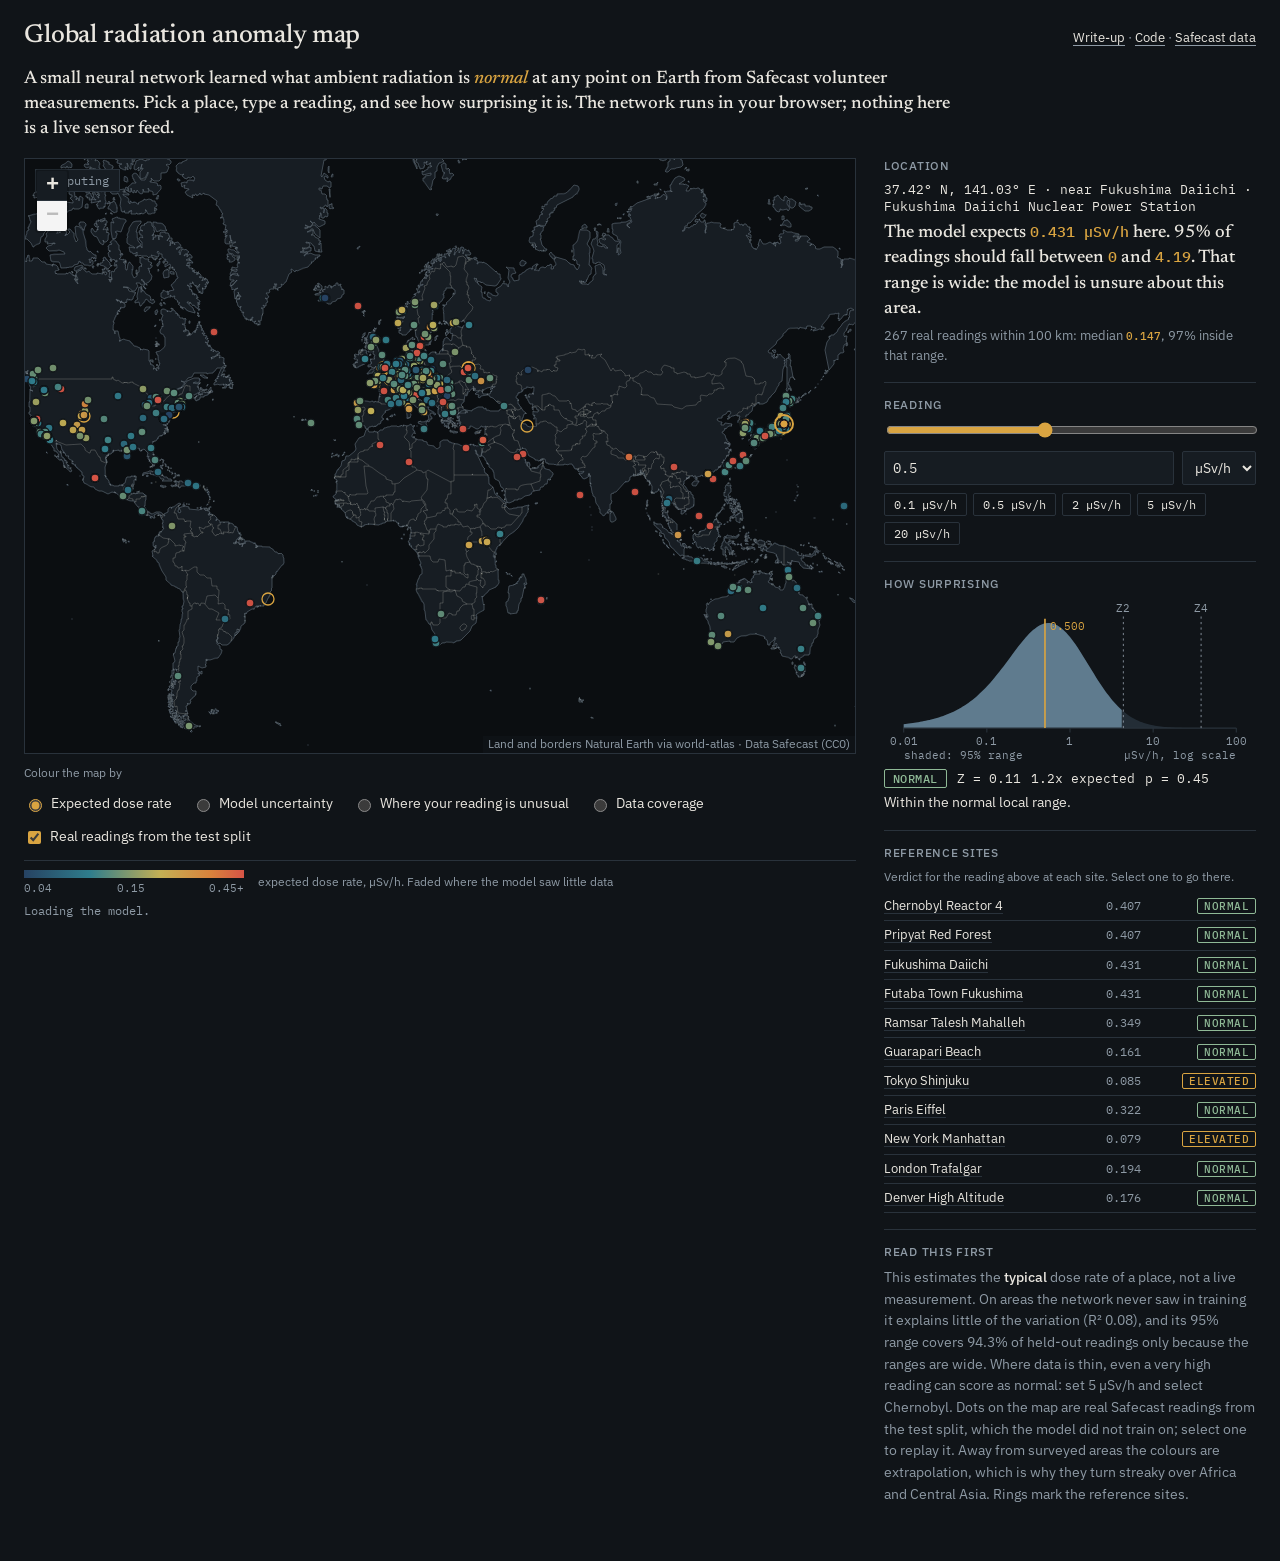
<file: demo/index.html>
<!doctype html>
<html lang="en">
<head>
  <meta charset="utf-8">
  <meta name="viewport" content="width=device-width, initial-scale=1">
  <title>Global radiation anomaly map</title>
  <meta name="description" content="A neural network trained on Safecast measurements estimates the normal radiation dose rate anywhere on Earth and scores a reading against it. The model runs in your browser.">
  <link rel="icon" href="data:,">
  <link rel="stylesheet" href="vendor/leaflet/leaflet.css">
  <link rel="stylesheet" href="style.css">
</head>
<body>
  <header class="top">
    <h1>Global radiation anomaly map</h1>
    <p class="meta">
      <a href="https://hsilvosa.com/projects/radiation-anomaly-map/">Write-up</a> &middot;
      <a href="https://github.com/hsilvosa/radioctive-detection-map">Code</a> &middot;
      <a href="https://huggingface.co/datasets/hsilvosa/safecast-radiation">Safecast data</a>
    </p>
  </header>

  <main>
    <p class="lede">
      A small neural network learned what ambient radiation is <em>normal</em> at any point on Earth from
      Safecast volunteer measurements. Pick a place, type a reading, and see how surprising it is. The network
      runs in your browser; nothing here is a live sensor feed.
    </p>

    <div class="stage">
      <section class="mapcol" aria-label="Map">
        <div class="mapbox">
          <div id="map" role="application" aria-label="Interactive map. Click to choose a location."></div>
          <div id="busy" class="busy" hidden>Computing</div>
          <div id="fail" class="busy fail" hidden></div>
        </div>
        <div class="mapbar">
          <fieldset class="modes">
            <legend>Colour the map by</legend>
            <label><input type="radio" name="mode" value="baseline" checked> Expected dose rate</label>
            <label><input type="radio" name="mode" value="uncertainty"> Model uncertainty</label>
            <label><input type="radio" name="mode" value="surprise"> Where your reading is unusual</label>
            <label><input type="radio" name="mode" value="coverage"> Data coverage</label>
          </fieldset>
          <label class="check"><input type="checkbox" id="samples-toggle" checked> Real readings from the test split</label>
        </div>
        <div class="legend" id="legend"></div>
        <p class="caption" id="caption">Loading the model.</p>
      </section>

      <aside class="panel">
        <section aria-live="polite">
          <h2>Location</h2>
          <p class="place" id="place">Click the map.</p>
          <p class="sentence" id="expect"></p>
          <p class="nearby" id="nearby"></p>
        </section>

        <section>
          <h2>Reading</h2>
          <div class="reading">
            <input type="range" id="reading-range" min="0" max="1000" step="1" aria-label="Reading, logarithmic scale">
            <div class="reading-row">
              <input type="number" id="reading-num" min="0" step="any" inputmode="decimal" aria-label="Reading value">
              <select id="reading-unit" aria-label="Unit">
                <option value="usv">&micro;Sv/h</option>
                <option value="cpm">CPM</option>
              </select>
            </div>
            <div class="chips" id="chips"></div>
          </div>
        </section>

        <section aria-live="polite">
          <h2>How surprising</h2>
          <svg id="chart" viewBox="0 0 340 150" role="img" aria-label="Distribution of expected readings with the current reading marked"></svg>
          <div id="verdict" class="verdict"></div>
        </section>

        <section>
          <h2>Reference sites</h2>
          <p class="hint">Verdict for the reading above at each site. Select one to go there.</p>
          <table class="sites" id="sites"><tbody></tbody></table>
        </section>

        <section class="note">
          <h2>Read this first</h2>
          <p id="limits"></p>
        </section>
      </aside>
    </div>
  </main>

  <script src="vendor/leaflet/leaflet.js"></script>
  <script src="model.js"></script>
  <script src="app.js"></script>
</body>
</html>
</file>
<file: demo/vendor/leaflet/leaflet.css>
/* required styles */

.leaflet-pane,
.leaflet-tile,
.leaflet-marker-icon,
.leaflet-marker-shadow,
.leaflet-tile-container,
.leaflet-pane > svg,
.leaflet-pane > canvas,
.leaflet-zoom-box,
.leaflet-image-layer,
.leaflet-layer {
	position: absolute;
	left: 0;
	top: 0;
	}
.leaflet-container {
	overflow: hidden;
	}
.leaflet-tile,
.leaflet-marker-icon,
.leaflet-marker-shadow {
	-webkit-user-select: none;
	   -moz-user-select: none;
	        user-select: none;
	  -webkit-user-drag: none;
	}
/* Prevents IE11 from highlighting tiles in blue */
.leaflet-tile::selection {
	background: transparent;
}
/* Safari renders non-retina tile on retina better with this, but Chrome is worse */
.leaflet-safari .leaflet-tile {
	image-rendering: -webkit-optimize-contrast;
	}
/* hack that prevents hw layers "stretching" when loading new tiles */
.leaflet-safari .leaflet-tile-container {
	width: 1600px;
	height: 1600px;
	-webkit-transform-origin: 0 0;
	}
.leaflet-marker-icon,
.leaflet-marker-shadow {
	display: block;
	}
/* .leaflet-container svg: reset svg max-width decleration shipped in Joomla! (joomla.org) 3.x */
/* .leaflet-container img: map is broken in FF if you have max-width: 100% on tiles */
.leaflet-container .leaflet-overlay-pane svg {
	max-width: none !important;
	max-height: none !important;
	}
.leaflet-container .leaflet-marker-pane img,
.leaflet-container .leaflet-shadow-pane img,
.leaflet-container .leaflet-tile-pane img,
.leaflet-container img.leaflet-image-layer,
.leaflet-container .leaflet-tile {
	max-width: none !important;
	max-height: none !important;
	width: auto;
	padding: 0;
	}

.leaflet-container img.leaflet-tile {
	/* See: https://bugs.chromium.org/p/chromium/issues/detail?id=600120 */
	mix-blend-mode: plus-lighter;
}

.leaflet-container.leaflet-touch-zoom {
	-ms-touch-action: pan-x pan-y;
	touch-action: pan-x pan-y;
	}
.leaflet-container.leaflet-touch-drag {
	-ms-touch-action: pinch-zoom;
	/* Fallback for FF which doesn't support pinch-zoom */
	touch-action: none;
	touch-action: pinch-zoom;
}
.leaflet-container.leaflet-touch-drag.leaflet-touch-zoom {
	-ms-touch-action: none;
	touch-action: none;
}
.leaflet-container {
	-webkit-tap-highlight-color: transparent;
}
.leaflet-container a {
	-webkit-tap-highlight-color: rgba(51, 181, 229, 0.4);
}
.leaflet-tile {
	filter: inherit;
	visibility: hidden;
	}
.leaflet-tile-loaded {
	visibility: inherit;
	}
.leaflet-zoom-box {
	width: 0;
	height: 0;
	-moz-box-sizing: border-box;
	     box-sizing: border-box;
	z-index: 800;
	}
/* workaround for https://bugzilla.mozilla.org/show_bug.cgi?id=888319 */
.leaflet-overlay-pane svg {
	-moz-user-select: none;
	}

.leaflet-pane         { z-index: 400; }

.leaflet-tile-pane    { z-index: 200; }
.leaflet-overlay-pane { z-index: 400; }
.leaflet-shadow-pane  { z-index: 500; }
.leaflet-marker-pane  { z-index: 600; }
.leaflet-tooltip-pane   { z-index: 650; }
.leaflet-popup-pane   { z-index: 700; }

.leaflet-map-pane canvas { z-index: 100; }
.leaflet-map-pane svg    { z-index: 200; }

.leaflet-vml-shape {
	width: 1px;
	height: 1px;
	}
.lvml {
	behavior: url(#default#VML);
	display: inline-block;
	position: absolute;
	}


/* control positioning */

.leaflet-control {
	position: relative;
	z-index: 800;
	pointer-events: visiblePainted; /* IE 9-10 doesn't have auto */
	pointer-events: auto;
	}
.leaflet-top,
.leaflet-bottom {
	position: absolute;
	z-index: 1000;
	pointer-events: none;
	}
.leaflet-top {
	top: 0;
	}
.leaflet-right {
	right: 0;
	}
.leaflet-bottom {
	bottom: 0;
	}
.leaflet-left {
	left: 0;
	}
.leaflet-control {
	float: left;
	clear: both;
	}
.leaflet-right .leaflet-control {
	float: right;
	}
.leaflet-top .leaflet-control {
	margin-top: 10px;
	}
.leaflet-bottom .leaflet-control {
	margin-bottom: 10px;
	}
.leaflet-left .leaflet-control {
	margin-left: 10px;
	}
.leaflet-right .leaflet-control {
	margin-right: 10px;
	}


/* zoom and fade animations */

.leaflet-fade-anim .leaflet-popup {
	opacity: 0;
	-webkit-transition: opacity 0.2s linear;
	   -moz-transition: opacity 0.2s linear;
	        transition: opacity 0.2s linear;
	}
.leaflet-fade-anim .leaflet-map-pane .leaflet-popup {
	opacity: 1;
	}
.leaflet-zoom-animated {
	-webkit-transform-origin: 0 0;
	    -ms-transform-origin: 0 0;
	        transform-origin: 0 0;
	}
svg.leaflet-zoom-animated {
	will-change: transform;
}

.leaflet-zoom-anim .leaflet-zoom-animated {
	-webkit-transition: -webkit-transform 0.25s cubic-bezier(0,0,0.25,1);
	   -moz-transition:    -moz-transform 0.25s cubic-bezier(0,0,0.25,1);
	        transition:         transform 0.25s cubic-bezier(0,0,0.25,1);
	}
.leaflet-zoom-anim .leaflet-tile,
.leaflet-pan-anim .leaflet-tile {
	-webkit-transition: none;
	   -moz-transition: none;
	        transition: none;
	}

.leaflet-zoom-anim .leaflet-zoom-hide {
	visibility: hidden;
	}


/* cursors */

.leaflet-interactive {
	cursor: pointer;
	}
.leaflet-grab {
	cursor: -webkit-grab;
	cursor:    -moz-grab;
	cursor:         grab;
	}
.leaflet-crosshair,
.leaflet-crosshair .leaflet-interactive {
	cursor: crosshair;
	}
.leaflet-popup-pane,
.leaflet-control {
	cursor: auto;
	}
.leaflet-dragging .leaflet-grab,
.leaflet-dragging .leaflet-grab .leaflet-interactive,
.leaflet-dragging .leaflet-marker-draggable {
	cursor: move;
	cursor: -webkit-grabbing;
	cursor:    -moz-grabbing;
	cursor:         grabbing;
	}

/* marker & overlays interactivity */
.leaflet-marker-icon,
.leaflet-marker-shadow,
.leaflet-image-layer,
.leaflet-pane > svg path,
.leaflet-tile-container {
	pointer-events: none;
	}

.leaflet-marker-icon.leaflet-interactive,
.leaflet-image-layer.leaflet-interactive,
.leaflet-pane > svg path.leaflet-interactive,
svg.leaflet-image-layer.leaflet-interactive path {
	pointer-events: visiblePainted; /* IE 9-10 doesn't have auto */
	pointer-events: auto;
	}

/* visual tweaks */

.leaflet-container {
	background: #ddd;
	outline-offset: 1px;
	}
.leaflet-container a {
	color: #0078A8;
	}
.leaflet-zoom-box {
	border: 2px dotted #38f;
	background: rgba(255,255,255,0.5);
	}


/* general typography */
.leaflet-container {
	font-family: "Helvetica Neue", Arial, Helvetica, sans-serif;
	font-size: 12px;
	font-size: 0.75rem;
	line-height: 1.5;
	}


/* general toolbar styles */

.leaflet-bar {
	box-shadow: 0 1px 5px rgba(0,0,0,0.65);
	border-radius: 4px;
	}
.leaflet-bar a {
	background-color: #fff;
	border-bottom: 1px solid #ccc;
	width: 26px;
	height: 26px;
	line-height: 26px;
	display: block;
	text-align: center;
	text-decoration: none;
	color: black;
	}
.leaflet-bar a,
.leaflet-control-layers-toggle {
	background-position: 50% 50%;
	background-repeat: no-repeat;
	display: block;
	}
.leaflet-bar a:hover,
.leaflet-bar a:focus {
	background-color: #f4f4f4;
	}
.leaflet-bar a:first-child {
	border-top-left-radius: 4px;
	border-top-right-radius: 4px;
	}
.leaflet-bar a:last-child {
	border-bottom-left-radius: 4px;
	border-bottom-right-radius: 4px;
	border-bottom: none;
	}
.leaflet-bar a.leaflet-disabled {
	cursor: default;
	background-color: #f4f4f4;
	color: #bbb;
	}

.leaflet-touch .leaflet-bar a {
	width: 30px;
	height: 30px;
	line-height: 30px;
	}
.leaflet-touch .leaflet-bar a:first-child {
	border-top-left-radius: 2px;
	border-top-right-radius: 2px;
	}
.leaflet-touch .leaflet-bar a:last-child {
	border-bottom-left-radius: 2px;
	border-bottom-right-radius: 2px;
	}

/* zoom control */

.leaflet-control-zoom-in,
.leaflet-control-zoom-out {
	font: bold 18px 'Lucida Console', Monaco, monospace;
	text-indent: 1px;
	}

.leaflet-touch .leaflet-control-zoom-in, .leaflet-touch .leaflet-control-zoom-out  {
	font-size: 22px;
	}


/* layers control */

.leaflet-control-layers {
	box-shadow: 0 1px 5px rgba(0,0,0,0.4);
	background: #fff;
	border-radius: 5px;
	}
.leaflet-control-layers-toggle {
	background-image: url(images/layers.png);
	width: 36px;
	height: 36px;
	}
.leaflet-retina .leaflet-control-layers-toggle {
	background-image: url(images/layers-2x.png);
	background-size: 26px 26px;
	}
.leaflet-touch .leaflet-control-layers-toggle {
	width: 44px;
	height: 44px;
	}
.leaflet-control-layers .leaflet-control-layers-list,
.leaflet-control-layers-expanded .leaflet-control-layers-toggle {
	display: none;
	}
.leaflet-control-layers-expanded .leaflet-control-layers-list {
	display: block;
	position: relative;
	}
.leaflet-control-layers-expanded {
	padding: 6px 10px 6px 6px;
	color: #333;
	background: #fff;
	}
.leaflet-control-layers-scrollbar {
	overflow-y: scroll;
	overflow-x: hidden;
	padding-right: 5px;
	}
.leaflet-control-layers-selector {
	margin-top: 2px;
	position: relative;
	top: 1px;
	}
.leaflet-control-layers label {
	display: block;
	font-size: 13px;
	font-size: 1.08333em;
	}
.leaflet-control-layers-separator {
	height: 0;
	border-top: 1px solid #ddd;
	margin: 5px -10px 5px -6px;
	}

/* Default icon URLs */
.leaflet-default-icon-path { /* used only in path-guessing heuristic, see L.Icon.Default */
	background-image: url(images/marker-icon.png);
	}


/* attribution and scale controls */

.leaflet-container .leaflet-control-attribution {
	background: #fff;
	background: rgba(255, 255, 255, 0.8);
	margin: 0;
	}
.leaflet-control-attribution,
.leaflet-control-scale-line {
	padding: 0 5px;
	color: #333;
	line-height: 1.4;
	}
.leaflet-control-attribution a {
	text-decoration: none;
	}
.leaflet-control-attribution a:hover,
.leaflet-control-attribution a:focus {
	text-decoration: underline;
	}
.leaflet-attribution-flag {
	display: inline !important;
	vertical-align: baseline !important;
	width: 1em;
	height: 0.6669em;
	}
.leaflet-left .leaflet-control-scale {
	margin-left: 5px;
	}
.leaflet-bottom .leaflet-control-scale {
	margin-bottom: 5px;
	}
.leaflet-control-scale-line {
	border: 2px solid #777;
	border-top: none;
	line-height: 1.1;
	padding: 2px 5px 1px;
	white-space: nowrap;
	-moz-box-sizing: border-box;
	     box-sizing: border-box;
	background: rgba(255, 255, 255, 0.8);
	text-shadow: 1px 1px #fff;
	}
.leaflet-control-scale-line:not(:first-child) {
	border-top: 2px solid #777;
	border-bottom: none;
	margin-top: -2px;
	}
.leaflet-control-scale-line:not(:first-child):not(:last-child) {
	border-bottom: 2px solid #777;
	}

.leaflet-touch .leaflet-control-attribution,
.leaflet-touch .leaflet-control-layers,
.leaflet-touch .leaflet-bar {
	box-shadow: none;
	}
.leaflet-touch .leaflet-control-layers,
.leaflet-touch .leaflet-bar {
	border: 2px solid rgba(0,0,0,0.2);
	background-clip: padding-box;
	}


/* popup */

.leaflet-popup {
	position: absolute;
	text-align: center;
	margin-bottom: 20px;
	}
.leaflet-popup-content-wrapper {
	padding: 1px;
	text-align: left;
	border-radius: 12px;
	}
.leaflet-popup-content {
	margin: 13px 24px 13px 20px;
	line-height: 1.3;
	font-size: 13px;
	font-size: 1.08333em;
	min-height: 1px;
	}
.leaflet-popup-content p {
	margin: 17px 0;
	margin: 1.3em 0;
	}
.leaflet-popup-tip-container {
	width: 40px;
	height: 20px;
	position: absolute;
	left: 50%;
	margin-top: -1px;
	margin-left: -20px;
	overflow: hidden;
	pointer-events: none;
	}
.leaflet-popup-tip {
	width: 17px;
	height: 17px;
	padding: 1px;

	margin: -10px auto 0;
	pointer-events: auto;

	-webkit-transform: rotate(45deg);
	   -moz-transform: rotate(45deg);
	    -ms-transform: rotate(45deg);
	        transform: rotate(45deg);
	}
.leaflet-popup-content-wrapper,
.leaflet-popup-tip {
	background: white;
	color: #333;
	box-shadow: 0 3px 14px rgba(0,0,0,0.4);
	}
.leaflet-container a.leaflet-popup-close-button {
	position: absolute;
	top: 0;
	right: 0;
	border: none;
	text-align: center;
	width: 24px;
	height: 24px;
	font: 16px/24px Tahoma, Verdana, sans-serif;
	color: #757575;
	text-decoration: none;
	background: transparent;
	}
.leaflet-container a.leaflet-popup-close-button:hover,
.leaflet-container a.leaflet-popup-close-button:focus {
	color: #585858;
	}
.leaflet-popup-scrolled {
	overflow: auto;
	}

.leaflet-oldie .leaflet-popup-content-wrapper {
	-ms-zoom: 1;
	}
.leaflet-oldie .leaflet-popup-tip {
	width: 24px;
	margin: 0 auto;

	-ms-filter: "progid:DXImageTransform.Microsoft.Matrix(M11=0.70710678, M12=0.70710678, M21=-0.70710678, M22=0.70710678)";
	filter: progid:DXImageTransform.Microsoft.Matrix(M11=0.70710678, M12=0.70710678, M21=-0.70710678, M22=0.70710678);
	}

.leaflet-oldie .leaflet-control-zoom,
.leaflet-oldie .leaflet-control-layers,
.leaflet-oldie .leaflet-popup-content-wrapper,
.leaflet-oldie .leaflet-popup-tip {
	border: 1px solid #999;
	}


/* div icon */

.leaflet-div-icon {
	background: #fff;
	border: 1px solid #666;
	}


/* Tooltip */
/* Base styles for the element that has a tooltip */
.leaflet-tooltip {
	position: absolute;
	padding: 6px;
	background-color: #fff;
	border: 1px solid #fff;
	border-radius: 3px;
	color: #222;
	white-space: nowrap;
	-webkit-user-select: none;
	-moz-user-select: none;
	-ms-user-select: none;
	user-select: none;
	pointer-events: none;
	box-shadow: 0 1px 3px rgba(0,0,0,0.4);
	}
.leaflet-tooltip.leaflet-interactive {
	cursor: pointer;
	pointer-events: auto;
	}
.leaflet-tooltip-top:before,
.leaflet-tooltip-bottom:before,
.leaflet-tooltip-left:before,
.leaflet-tooltip-right:before {
	position: absolute;
	pointer-events: none;
	border: 6px solid transparent;
	background: transparent;
	content: "";
	}

/* Directions */

.leaflet-tooltip-bottom {
	margin-top: 6px;
}
.leaflet-tooltip-top {
	margin-top: -6px;
}
.leaflet-tooltip-bottom:before,
.leaflet-tooltip-top:before {
	left: 50%;
	margin-left: -6px;
	}
.leaflet-tooltip-top:before {
	bottom: 0;
	margin-bottom: -12px;
	border-top-color: #fff;
	}
.leaflet-tooltip-bottom:before {
	top: 0;
	margin-top: -12px;
	margin-left: -6px;
	border-bottom-color: #fff;
	}
.leaflet-tooltip-left {
	margin-left: -6px;
}
.leaflet-tooltip-right {
	margin-left: 6px;
}
.leaflet-tooltip-left:before,
.leaflet-tooltip-right:before {
	top: 50%;
	margin-top: -6px;
	}
.leaflet-tooltip-left:before {
	right: 0;
	margin-right: -12px;
	border-left-color: #fff;
	}
.leaflet-tooltip-right:before {
	left: 0;
	margin-left: -12px;
	border-right-color: #fff;
	}

/* Printing */

@media print {
	/* Prevent printers from removing background-images of controls. */
	.leaflet-control {
		-webkit-print-color-adjust: exact;
		print-color-adjust: exact;
		}
	}
</file>
<file: demo/style.css>
@font-face { font-family: "Newsreader"; font-weight: 500; font-style: normal; font-display: swap; src: url("fonts/newsreader-latin-500-normal.woff2") format("woff2"); }
@font-face { font-family: "Newsreader"; font-weight: 500; font-style: italic; font-display: swap; src: url("fonts/newsreader-latin-500-italic.woff2") format("woff2"); }
@font-face { font-family: "IBM Plex Sans"; font-weight: 400; font-display: swap; src: url("fonts/ibm-plex-sans-latin-400-normal.woff2") format("woff2"); }
@font-face { font-family: "IBM Plex Sans"; font-weight: 500; font-display: swap; src: url("fonts/ibm-plex-sans-latin-500-normal.woff2") format("woff2"); }
@font-face { font-family: "IBM Plex Mono"; font-weight: 400; font-display: swap; src: url("fonts/ibm-plex-mono-latin-400-normal.woff2") format("woff2"); }
@font-face { font-family: "IBM Plex Mono"; font-weight: 500; font-display: swap; src: url("fonts/ibm-plex-mono-latin-500-normal.woff2") format("woff2"); }

:root {
  --bg: #101418; --raise: #161c22; --line: #29323b; --fg: #e9e6df; --muted: #8e9aa5;
  --accent: #d9a441; --ok: #8fb996; --high: #d4795a; --crit: #e0554a;
  --serif: "Newsreader", Georgia, serif; --ui: "IBM Plex Sans", "Segoe UI", sans-serif;
  --mono: "IBM Plex Mono", Consolas, monospace;
  color-scheme: dark;
}
* { box-sizing: border-box; }
body { margin: 0; background: var(--bg); color: var(--fg); font: 14px/1.55 var(--ui); }
a { color: var(--fg); text-decoration-color: var(--muted); text-underline-offset: 3px; }
a:hover { text-decoration-color: var(--accent); }
:focus-visible { outline: 2px solid var(--accent); outline-offset: 2px; }

.top { display: flex; justify-content: space-between; align-items: baseline; gap: 16px; flex-wrap: wrap;
  max-width: 1320px; margin: 0 auto; padding: 22px 24px 8px; }
h1 { margin: 0; font: 500 26px/1.1 var(--serif); letter-spacing: -.005em; }
.meta { margin: 0; color: var(--muted); font-size: 13px; }
main { max-width: 1320px; margin: 0 auto; padding: 8px 24px 40px; }
.lede { margin: 0 0 16px; max-width: 52em; font: 500 18px/1.4 var(--serif); }
.lede em { color: var(--accent); font-style: italic; }

.stage { display: grid; grid-template-columns: minmax(0, 1fr) 372px; gap: 28px; align-items: start; }

/* map column */
.mapbox { position: relative; border: 1px solid var(--line); }
#map { height: clamp(420px, 66vh, 740px); background: #0b0e11; }
.busy { position: absolute; top: 10px; left: 10px; z-index: 900; padding: 3px 10px; background: var(--raise);
  border: 1px solid var(--line); font: 400 12px var(--mono); color: var(--muted); }
.busy.fail { color: var(--crit); border-color: var(--crit); max-width: 70%; }
.mapbar { display: flex; justify-content: space-between; align-items: flex-end; gap: 12px 24px; flex-wrap: wrap; padding: 10px 0 4px; }
.modes { border: 0; margin: 0; padding: 0; display: flex; gap: 6px 20px; flex-wrap: wrap; }
.modes legend { font-size: 12px; color: var(--muted); padding: 0 0 4px; float: left; width: 100%; }
.modes label, .check { display: inline-flex; align-items: center; gap: 6px; cursor: pointer; }
input[type=radio], input[type=checkbox], input[type=range] { accent-color: var(--accent); }
.legend { display: flex; align-items: center; gap: 14px; flex-wrap: wrap; padding: 8px 0 0; border-top: 1px solid var(--line);
  margin-top: 8px; font-size: 12px; color: var(--muted); min-height: 36px; }
.ramp { width: 220px; height: 8px; }
.ramp-labels { display: flex; justify-content: space-between; width: 220px; font: 400 11px var(--mono); margin-top: 3px; }
.swatch { display: inline-flex; align-items: center; gap: 6px; }
.swatch i { width: 12px; height: 12px; display: inline-block; border: 1px solid var(--line); }
.caption { margin: 6px 0 0; font-size: 12px; color: var(--muted); font-family: var(--mono); }

/* panel */
.panel section { padding: 14px 0 16px; border-top: 1px solid var(--line); }
.panel section:first-child { border-top: 0; padding-top: 0; }
h2 { margin: 0 0 8px; font: 500 12px var(--ui); letter-spacing: .06em; text-transform: uppercase; color: var(--muted); }
.place { margin: 0; font: 400 13px var(--mono); }
.sentence { margin: 6px 0 0; font: 500 18px/1.4 var(--serif); min-height: 2.8em; }
.n { font-family: var(--mono); font-size: .84em; font-weight: 500; color: var(--accent); white-space: nowrap; }
.nearby { margin: 4px 0 0; font-size: 13px; color: var(--muted); min-height: 1.5em; }
.hint { margin: 0 0 6px; font-size: 12px; color: var(--muted); }

.reading input[type=range] { width: 100%; }
.reading-row { display: flex; gap: 8px; margin-top: 6px; }
input[type=number], select { background: var(--raise); color: var(--fg); border: 1px solid var(--line); border-radius: 2px;
  font: 400 14px var(--mono); padding: 6px 8px; min-width: 0; }
input[type=number] { flex: 1; }
select { font-family: var(--ui); }
input[type=number]:focus, select:focus { border-color: var(--accent); outline: 0; }
.chips { display: flex; flex-wrap: wrap; gap: 6px; margin-top: 8px; }
.chips button { background: none; color: var(--fg); border: 1px solid var(--line); border-radius: 2px; padding: 3px 9px;
  font: 400 12px var(--mono); cursor: pointer; }
.chips button:hover { border-color: var(--accent); }

#chart { width: 100%; height: auto; display: block; }
#chart text { fill: var(--muted); font: 400 10px var(--mono); }
#chart .axis { stroke: var(--line); }
#chart .dens { fill: #232d36; }
#chart .band { fill: #5f7b8e; }
#chart .read { stroke: var(--accent); stroke-width: 1.5; }
#chart text.read-label { fill: var(--accent); }
#chart .zt { stroke: var(--muted); }
.verdict { margin-top: 6px; }
.verdict .line { display: flex; align-items: baseline; gap: 10px; flex-wrap: wrap; font: 400 13px var(--mono); }
.verdict p { margin: 4px 0 0; color: var(--fg); }
.verdict p.warn { color: var(--muted); }
.sev { font: 500 12px var(--mono); letter-spacing: .04em; padding: 1px 8px; border: 1px solid currentColor; border-radius: 2px; }
.sev-NORMAL { color: var(--ok); }
.sev-ELEVATED { color: var(--accent); }
.sev-ANOMALY_HIGH { color: var(--high); }
.sev-ANOMALY_CRITICAL { color: var(--crit); }

.sites { width: 100%; border-collapse: collapse; font-size: 13px; }
.sites td { padding: 4px 0; border-bottom: 1px solid var(--line); vertical-align: baseline; }
.sites td.v { text-align: right; font-family: var(--mono); font-size: 12px; color: var(--muted); padding-right: 10px; white-space: nowrap; }
.sites td.s { text-align: right; }
.sites button { background: none; border: 0; padding: 0; color: var(--fg); font: inherit; text-align: left; cursor: pointer;
  text-decoration: underline; text-decoration-color: var(--line); text-underline-offset: 3px; }
.sites button:hover { text-decoration-color: var(--accent); }
.sites .sev { font-size: 11px; padding: 0 6px; }

.note p { margin: 0; color: var(--muted); max-width: 40em; }
.note b { color: var(--fg); font-weight: 500; }

/* leaflet tweaks */
.leaflet-container { background: #0b0e11; font: 12px var(--ui); }
.leaflet-control-attribution { background: rgba(16, 20, 24, .8) !important; color: var(--muted) !important; }
.leaflet-control-attribution a { color: var(--muted) !important; }
.leaflet-bar a { background: var(--raise); color: var(--fg); border-bottom-color: var(--line); }
.leaflet-bar a:hover { background: #1f2831; color: var(--fg); }
.leaflet-tooltip { background: var(--raise); color: var(--fg); border: 1px solid var(--line); border-radius: 2px; box-shadow: none;
  font: 400 12px var(--mono); }
.leaflet-tooltip-top::before { border-top-color: var(--line); }
.leaflet-image-layer { image-rendering: auto; }

@media (max-width: 980px) {
  .stage { grid-template-columns: 1fr; }
  #map { height: 62vh; min-height: 360px; }
  .lede { font-size: 17px; }
}
@media (max-width: 520px) {
  .top, main { padding-left: 14px; padding-right: 14px; }
  .ramp, .ramp-labels { width: 100%; }
}
@media (prefers-reduced-motion: reduce) { * { animation: none !important; transition: none !important; } }
</file>
